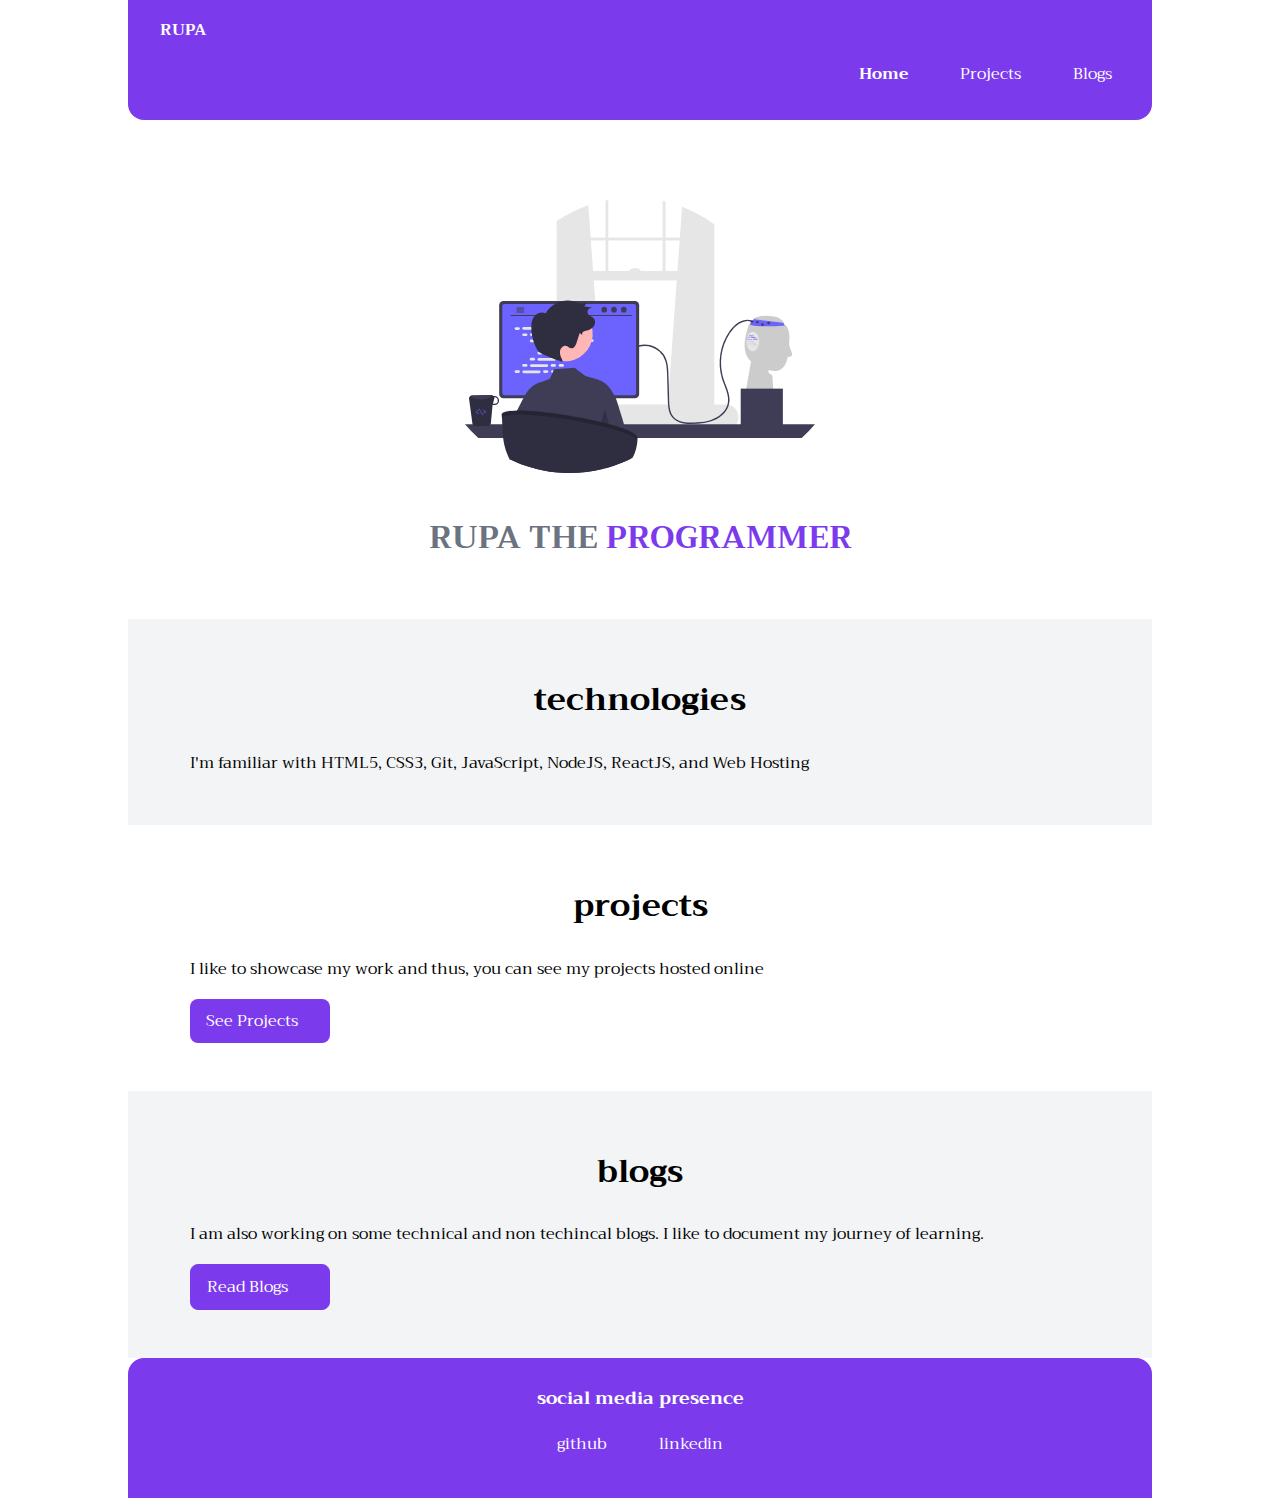
<file: index.html>
<!DOCTYPE html>
<html lang="en">
<head>
    <meta charset="UTF-8">
    <meta http-equiv="X-UA-Compatible" content="IE=edge">
    <meta name="viewport" content="width=device-width, initial-scale=1.0">
    <title>Rupa Barremukala</title>
    <link rel="stylesheet" href="./styles.css">
</head>
<body>
    <nav class="navigation container">
        <div class="nav-brand"><a class="link" href="/">RUPA</a></div>
        <ul class="list-non-bullet nav-pills">
          <li class="list-item-inline">
            <a class="link link-active" href="/">Home</a>
          </li>
          <li class="list-item-inline">
            <a class="link " href="./html/projects.html">Projects</a>
          </li>
          <li class="list-item-inline">
            <a class="link" href="./html/blogs.html">Blogs</a>
          </li>
          
        </ul>
      </nav>
      <header class="hero">
        <img class="hero-img" src="./images/img.svg" />
        <h1 class="hero-heading">
          RUPA THE <span class="heading-inverted"> PROGRAMMER</span>
        </h1>
      </header>
  
      <section class="section ow">
        <div class="container container-center">
          <h1>technologies</h1>
          <p>
            I'm familiar with HTML5, CSS3, Git, JavaScript, NodeJS, ReactJS, and
            Web Hosting
          </p>
        </div>
      </section>
  
      <section class="section">
        <div class="container container-center">
          <h1>projects</h1>
          <p>
            I like to showcase my work and thus, you can see my projects hosted
            online
          </p>
          <a  class="link link-primary" href="../html/projects.html">See Projects</a>
        </div>
      </section>
      <section class="section ow">
        <div class="container container-center">
          <h1>blogs</h1>
          <p>
            I am also working on some technical and non techincal blogs. I like to
            document my journey of learning.
          </p>
          <a class="link link-secondary" href="../html/blogs.html">Read Blogs</a>
        </div>
      </section>
  
      
  
      <footer class="footer" >
        <div class="footer-header">social media presence</div>
        <ul class="social-links list-non-bullet">
            <li class="list-item-inline">
                <a class="link" href="https://github.com/rupa887">
                    github
                </a>
            </li>
            
            <li class="list-item-inline">
                <a class="link" href="https://www.linkedin.com/in/rupa-barremukala-507809252/">
                    linkedin
                </a>
            </li>
            
        </ul>
    </footer>
</body>
</html>
</file>
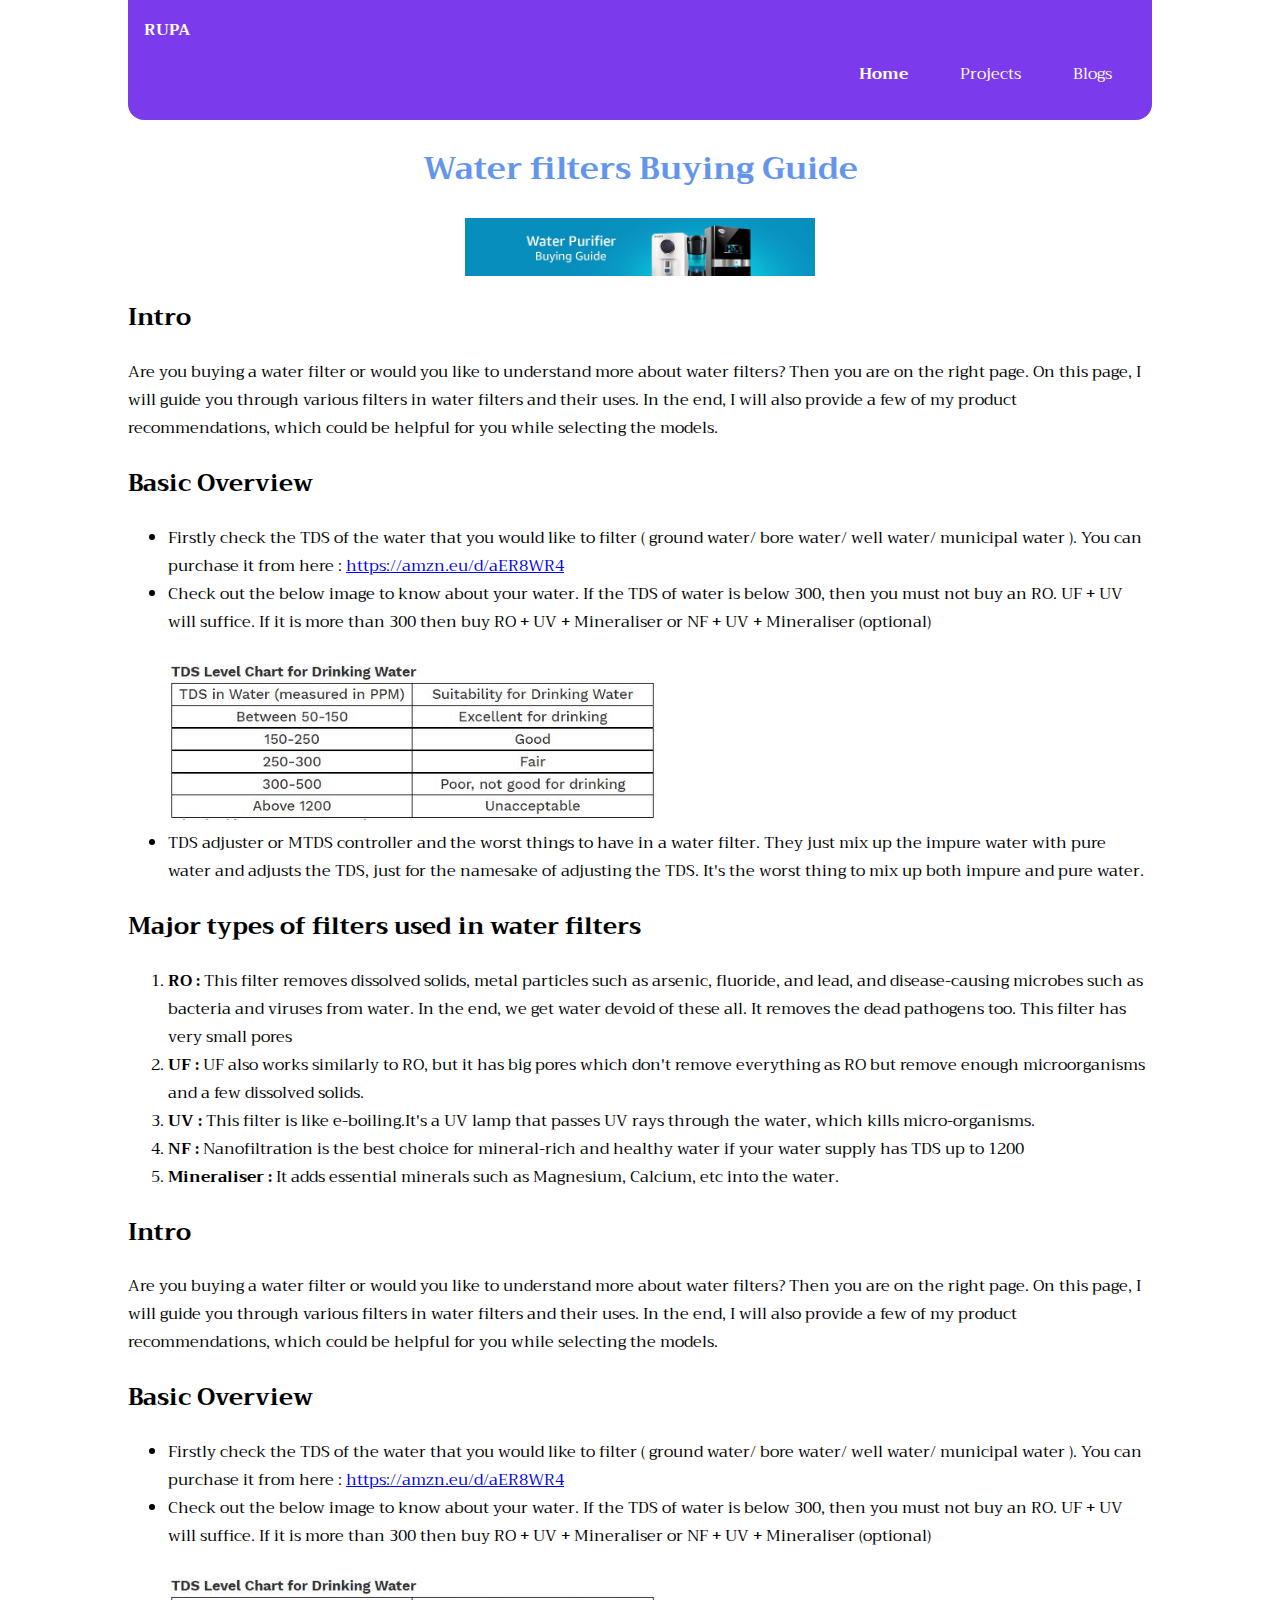
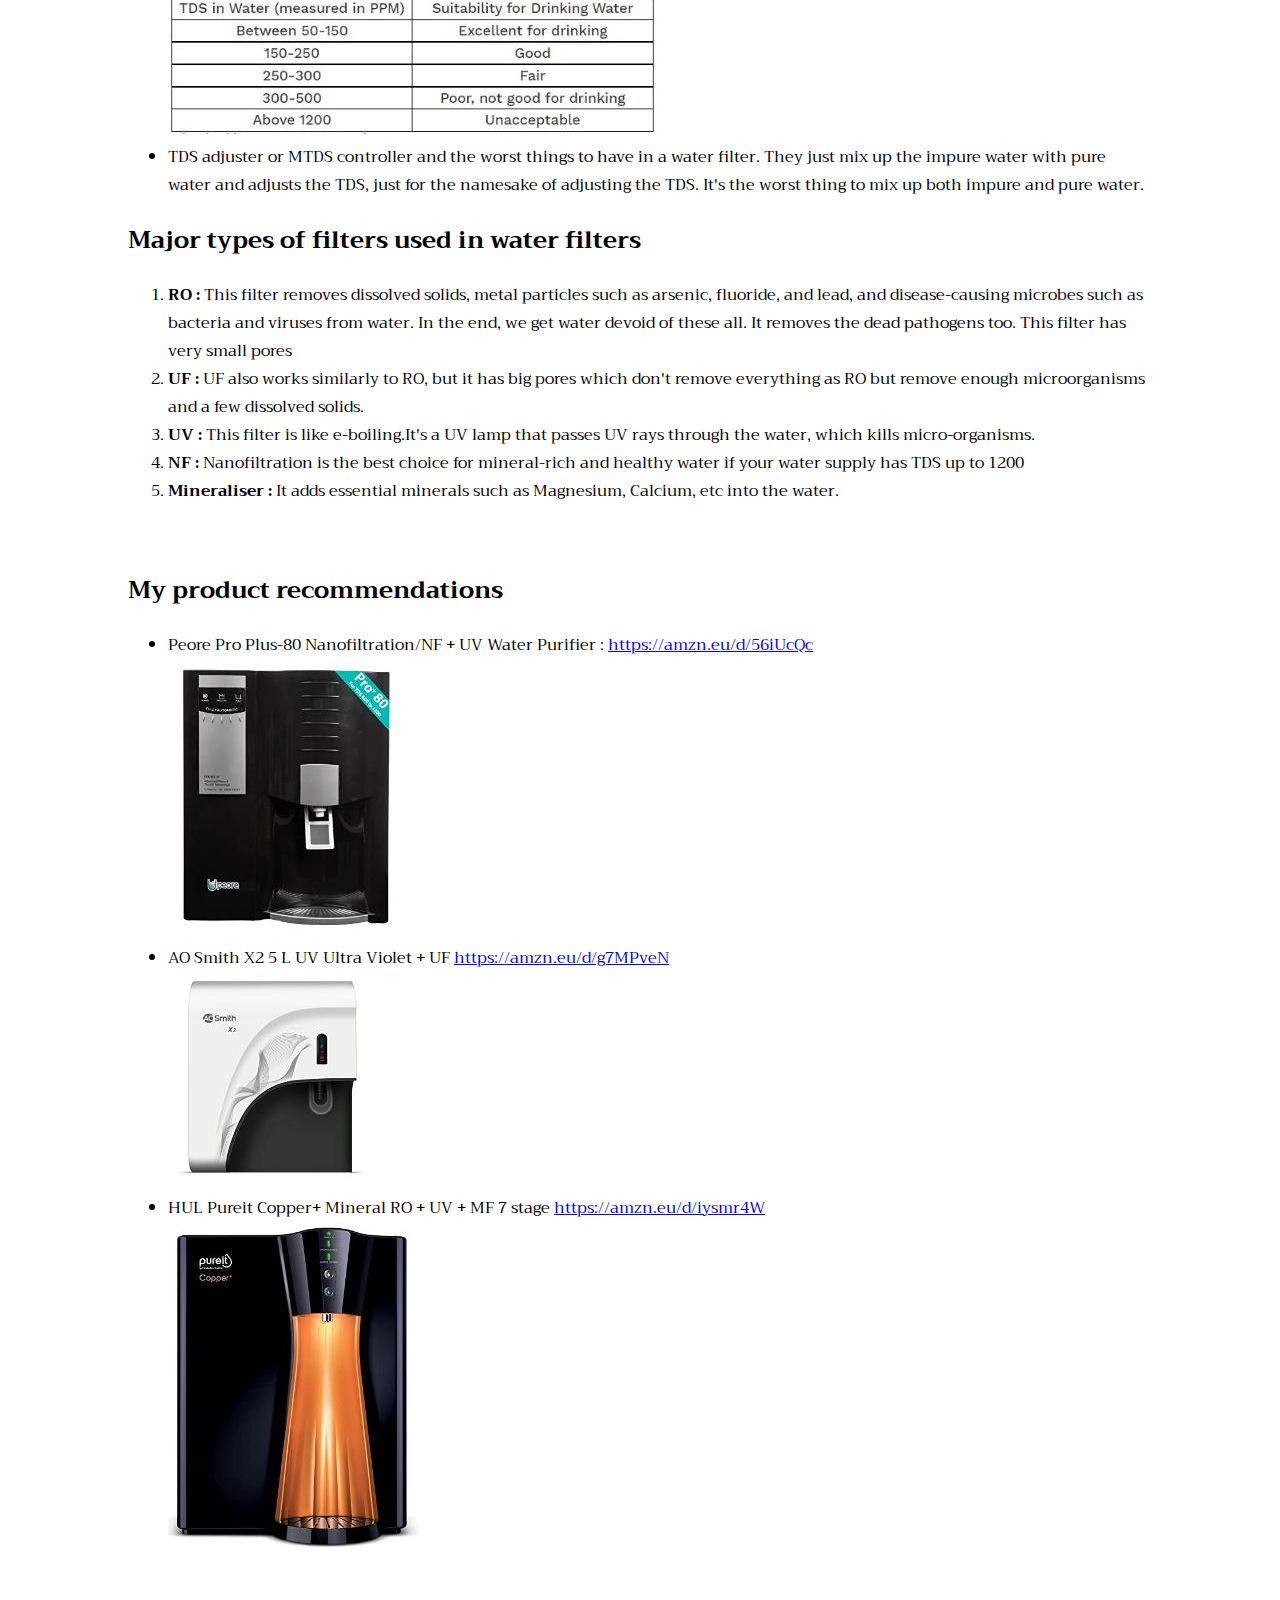
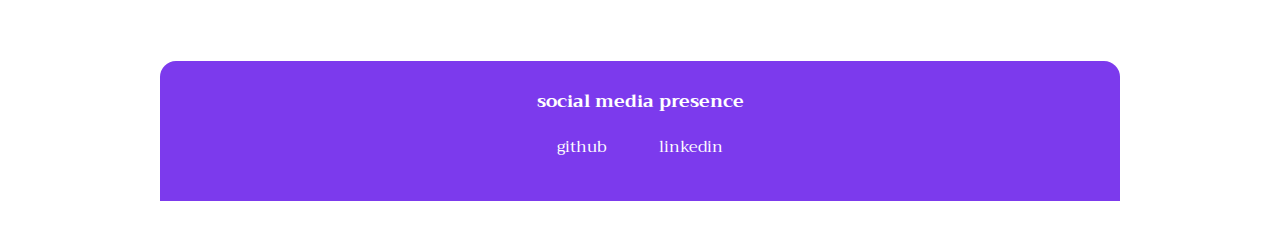
<file: html/blog1.html>
<!DOCTYPE html>
<html lang="en">
<head>
    <meta charset="UTF-8">
    <meta http-equiv="X-UA-Compatible" content="IE=edge">
    <meta name="viewport" content="width=device-width, initial-scale=1.0">
    <title>Blogs | Water filters Buying Guide</title>
</head>
<link rel="stylesheet" href="../styles.css">
<body>
    <nav class="navigation container">
        <div class="nav-brand">  RUPA </a></div>
        <ul class="list-non-bullet nav-pills">
            <li class="list-item-inline">
                <a class="link link-active" href="/">Home</a>
            </li>
            <li class="list-item-inline">
                <a class="link" href="./projects.html">Projects</a>
            </li>
            <li class="list-item-inline">
                <a class="link" href="blogs.html">Blogs</a>
            </li>
        </ul>
    </nav>
    <div class="blogs">


    <h1>Water filters Buying Guide</h1>
    <img class="dargah" src="../images/im1.jpg" alt="water filter buying guide" />
    
</div>
 
   
   <p style="text-align: center; margin: auto;">
        <h2>Intro</h2>
        Are you buying a water filter or would you like to understand more about water filters?
        Then you are on the right page. On this page, I will guide you through various filters in water filters and their uses. In the end, I will also provide a few of my product recommendations, which could be helpful for you while selecting the models.
        <h2>Basic Overview</h2>
         <ul>
            <li>
                Firstly check the TDS of the water that you would like to filter ( ground water/ bore water/ well water/ municipal water ).
                You can purchase it from here :  <a href="https://amzn.eu/d/aER8WR4">https://amzn.eu/d/aER8WR4</a>
            </li>
            <li>
                Check out the below image to know about your water. If the TDS of water is below 300, then you must not buy an RO.
                UF + UV will suffice. If it is more than 300 then buy RO + UV + Mineraliser or NF + UV + Mineraliser (optional) <br/><br/>
                <img src="../images/im2.jpg" alt="various TDS levels" />
            </li>
            <li>
                TDS adjuster or MTDS controller and the worst things to have in a water filter. 
                They just mix up the impure water with pure water and adjusts the TDS, just for the namesake of adjusting the TDS. It's the worst thing to mix up both impure and pure water.
            </li>
        </ul> 
        <h2>Major types of filters used in water filters</h2>
        <ol>
            <li>
                <b>RO : </b>
                This filter removes dissolved solids, metal particles such as arsenic, fluoride, and lead, and disease-causing microbes such as bacteria and viruses from water. In the end, we get water devoid of these all. It removes the dead pathogens too. This filter has very small pores
            </li>
            <li>
                <b>UF : </b>                
                UF also works similarly to RO, but it has big pores which don't remove everything as RO but remove enough microorganisms and a few dissolved solids.
            </li>
            <li>
                <b>UV : </b> 
                This filter is like e-boiling.It's a UV lamp that passes UV rays through the water, which kills micro-organisms.
            </li>
            <li>
                <b>NF : </b> 
                Nanofiltration is the best choice for mineral-rich and healthy water if your water supply has TDS up to 1200
            </li>
            <li>
                <b>Mineraliser : </b> 
                It adds essential minerals such as Magnesium, Calcium, etc into the water.
            </li>                       
        </ol>
    </p>

      <p style="text-align: center; margin: auto;">
        <h2>Intro</h2>
        Are you buying a water filter or would you like to understand more about water filters?
        Then you are on the right page. On this page, I will guide you through various filters in water filters and their uses. In the end, I will also provide a few of my product recommendations, which could be helpful for you while selecting the models.
        <h2>Basic Overview</h2>
         <ul>
            <li>
                Firstly check the TDS of the water that you would like to filter ( ground water/ bore water/ well water/ municipal water ).
                You can purchase it from here :  <a href="https://amzn.eu/d/aER8WR4">https://amzn.eu/d/aER8WR4</a>
            </li>
            <li>
                Check out the below image to know about your water. If the TDS of water is below 300, then you must not buy an RO.
                UF + UV will suffice. If it is more than 300 then buy RO + UV + Mineraliser or NF + UV + Mineraliser (optional) <br/><br/>
                <img src="../images/im2.jpg" alt="various TDS levels" />
            </li>
            <li>
                TDS adjuster or MTDS controller and the worst things to have in a water filter. 
                They just mix up the impure water with pure water and adjusts the TDS, just for the namesake of adjusting the TDS. It's the worst thing to mix up both impure and pure water.
            </li>
        </ul> 
        <h2>Major types of filters used in water filters</h2>
        <ol>
            <li>
                <b>RO : </b>
                This filter removes dissolved solids, metal particles such as arsenic, fluoride, and lead, and disease-causing microbes such as bacteria and viruses from water. In the end, we get water devoid of these all. It removes the dead pathogens too. This filter has very small pores
            </li>
            <li>
                <b>UF : </b>                
                UF also works similarly to RO, but it has big pores which don't remove everything as RO but remove enough microorganisms and a few dissolved solids.
            </li>
            <li>
                <b>UV : </b> 
                This filter is like e-boiling.It's a UV lamp that passes UV rays through the water, which kills micro-organisms.
            </li>
            <li>
                <b>NF : </b> 
                Nanofiltration is the best choice for mineral-rich and healthy water if your water supply has TDS up to 1200
            </li>
            <li>
                <b>Mineraliser : </b> 
                It adds essential minerals such as Magnesium, Calcium, etc into the water.
            </li>                       
        </ol>
        <br/>
        <h2>My product recommendations</h2>
        <ul>
            <li>
                Peore Pro Plus-80 Nanofiltration/NF + UV Water Purifier : 
                <a href="https://amzn.eu/d/56iUcQc">https://amzn.eu/d/56iUcQc</a> <br/>
                <img src="../images/filter1.jpg" alt="nf+uv filter"/>
            </li>
            <li>
                AO Smith X2 5 L UV Ultra Violet + UF 
                <a href="https://amzn.eu/d/g7MPveN">https://amzn.eu/d/g7MPveN</a> <br/>
                <img src="../images/filter2.jpg" alt="uv+uv filter"/>
            </li> 
            <li>
                HUL Pureit Copper+ Mineral RO + UV + MF 7 stage
               <a href="https://amzn.eu/d/iysmr4W">https://amzn.eu/d/iysmr4W</a> <br/>
               <img src="../images/filter3.jpg" alt="ro+uv+mf filter"/>
           </li>   
                                               
        </ul>
    </p>
        <header class="hero">
            <footer class="footer">
                <div class="footer-header">social media presence</div>
                <ul class="social-links list-non-bullet">
                    <li class="list-item-inline">
                        <a class="link" href="https://github.com/rupa887">
                            github
                        </a>
                    </li>
                    
                    <li class="list-item-inline">
                        <a class="link" href="https://www.linkedin.com/in/rupa-barremukala-507809252/">
                            linkedin
                        </a>
                    </li>
                    
                </ul>
            </footer>
    </body>
</html>
</file>
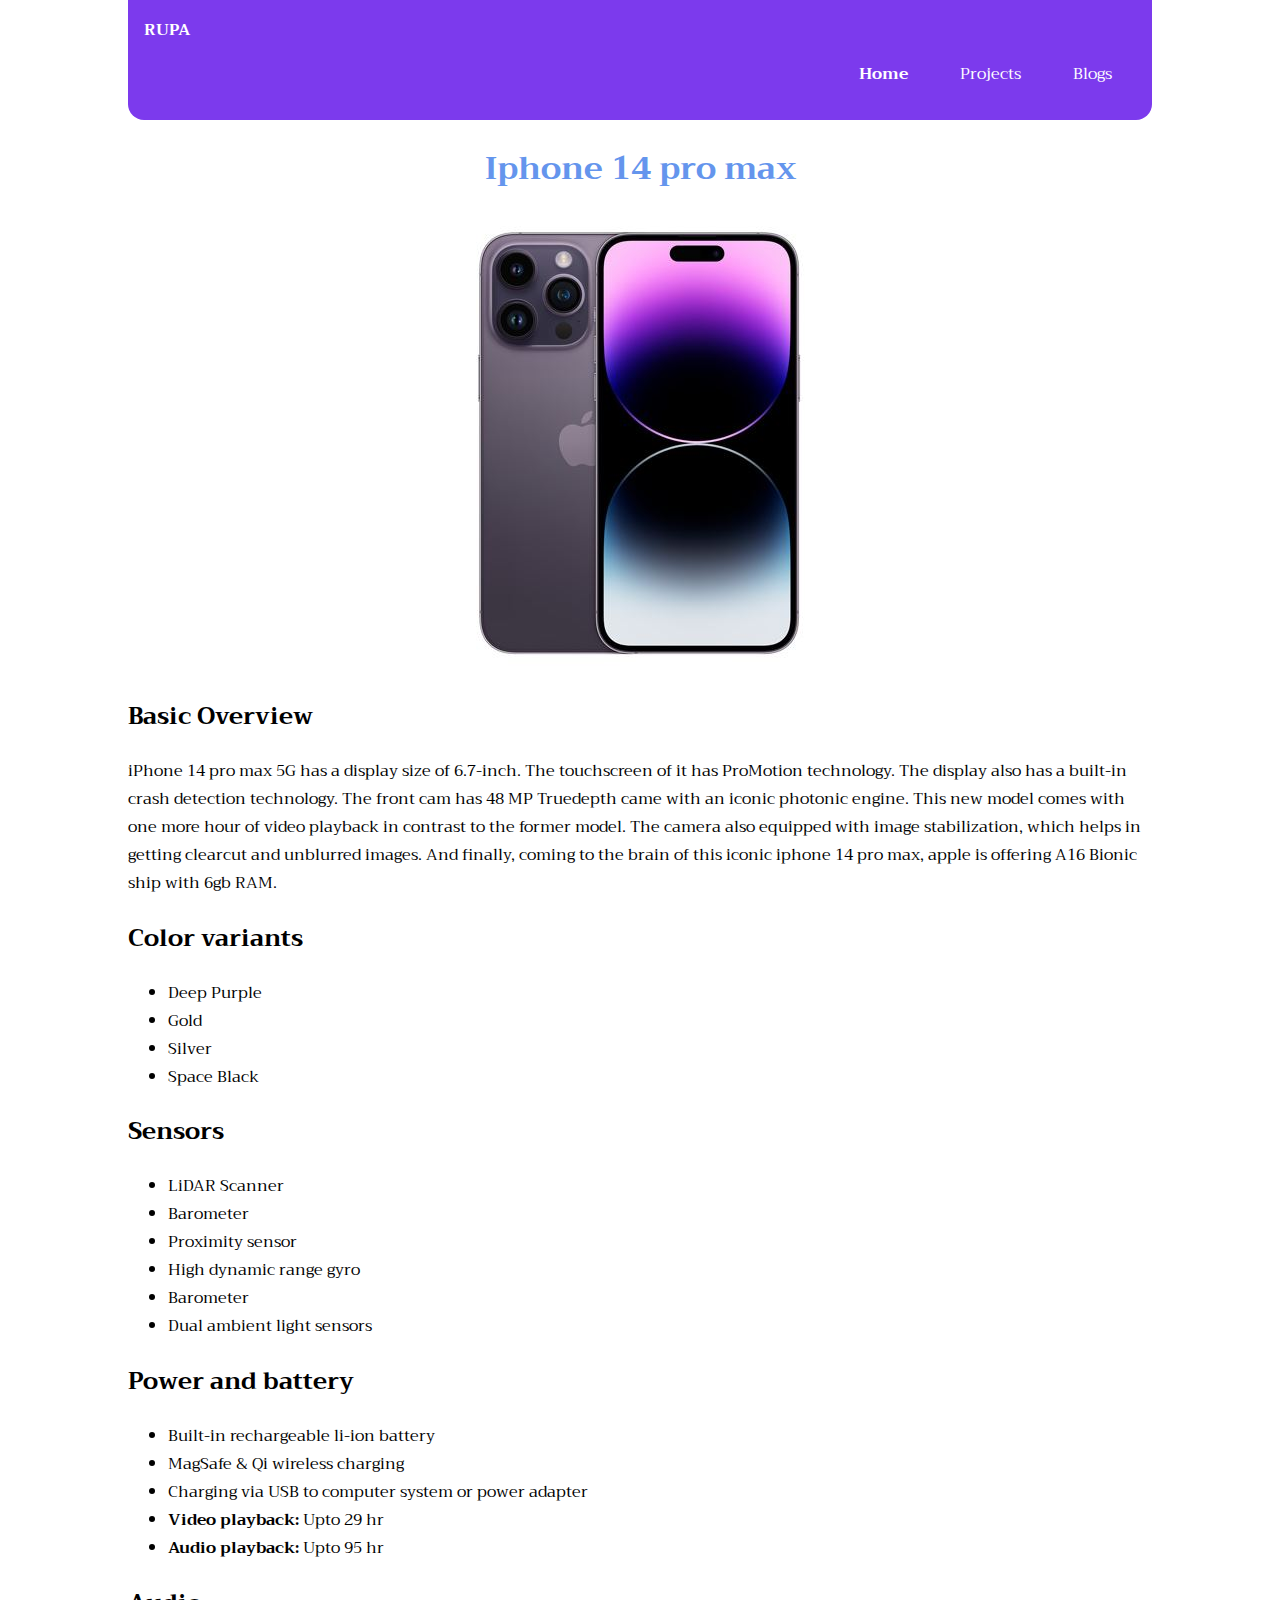
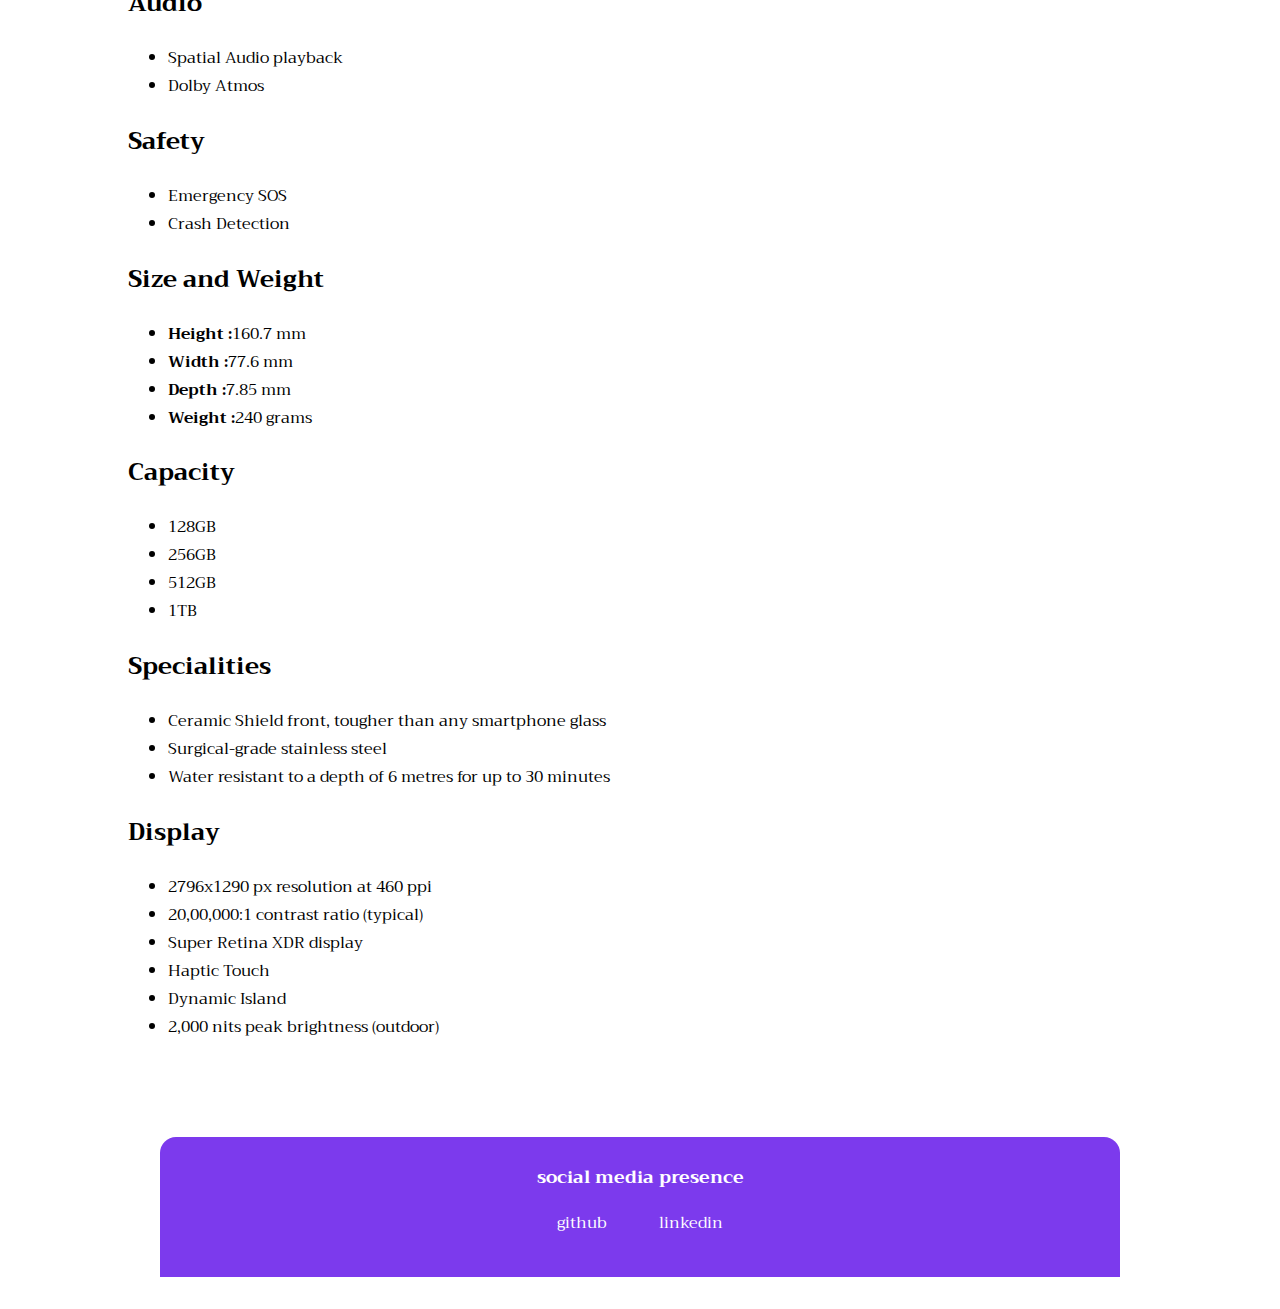
<file: html/blog2.html>
<!DOCTYPE html>
<html lang="en">
<head>
    <meta charset="UTF-8">
    <meta http-equiv="X-UA-Compatible" content="IE=edge">
    <meta name="viewport" content="width=device-width, initial-scale=1.0">
    <title>Blogs | Water filters Buying Guide</title>
</head>
<link rel="stylesheet" href="../styles.css">
<body>
    <nav class="navigation container">
        <div class="nav-brand">RUPA</div>
        <ul class="list-non-bullet nav-pills">
            <li class="list-item-inline">
                <a class="link link-active" href="/">Home</a>
            </li>
            <li class="list-item-inline">
                <a class="link" href="./projects.html">Projects</a>
            </li>
            <li class="list-item-inline">
                <a class="link" href="blogs.html">Blogs</a>
            </li>
        </ul>
    </nav>
    <div class="blogs">


    <h1>Iphone 14 pro max</h1>
    <img src="../images/iphone-14-pro-max.jpg" alt="iphone 14 pro max" />
    
</div>
 
   
   <p style="text-align: center; margin: auto;">

        <h2>Basic Overview</h2>
             iPhone 14 pro max 5G has a display size of 6.7-inch. The touchscreen of it has ProMotion technology.
             The display also has a built-in crash detection technology. The front cam has 48 MP Truedepth came with an 
             iconic photonic engine. This new model comes with one more hour of video playback in contrast to the former model.
             The camera also equipped with image stabilization, which helps in getting clearcut and unblurred images.
             And finally, coming to the brain of this iconic iphone 14 pro max, apple is offering A16 Bionic ship with 6gb RAM.
        <h2>Color variants</h2>
            <ul>
                <li>Deep Purple</li>
                <li>Gold</li>
                <li>Silver</li>
                <li>Space Black</li>
            </ul>
        <h2>Sensors</h2>   
         <ul>
            <li>LiDAR Scanner</li>
            <li>Barometer</li>
            <li>Proximity sensor</li>
            <li>High dynamic range gyro</li>
            <li>Barometer</li>
            <li>Dual ambient light sensors</li>
        </ul> 
        <h2>Power and battery</h2>   
         <ul>
            <li>Built-in rechargeable li-ion battery</li>
            <li>MagSafe & Qi wireless charging</li>
            <li>Charging via USB to computer system or power adapter</li>
            <li> <b>Video playback:</b> Upto 29 hr</li>
            <li> <b>Audio playback:</b> Upto 95 hr</li>
        </ul> 
        <h2>Audio</h2>   
         <ul>
            <li>Spatial Audio playback</li>
            <li>Dolby Atmos</li>
        </ul> 
        <h2>Safety</h2>   
         <ul>
            <li>Emergency SOS</li>
            <li>Crash Detection</li>
        </ul>                         
        <h2>Size and Weight</h2>   
         <ul>
            <li> <b>Height :</b>160.7 mm </li>
            <li> <b>Width  :</b>77.6 mm </li>
            <li> <b>Depth  :</b>7.85 mm</li>
            <li> <b>Weight :</b>240 grams</li>
        </ul>                         
        <h2>Capacity</h2>   
         <ul>
            <li>128GB</li>
            <li>256GB</li>
            <li>512GB</li>
            <li>1TB</li>
        </ul>                         
        <h2>Specialities</h2>   
         <ul>
            <li>Ceramic Shield front, tougher than any smartphone glass</li>
            <li>Surgical-grade stainless steel</li>
            <li>Water resistant to a depth of 6 metres for up to 30 minutes</li>
        </ul>    
        <h2>Display</h2>   
         <ul>
            <li>2796x1290 px resolution at 460 ppi</li>
            <li>20,00,000:1 contrast ratio (typical)</li>
            <li>Super Retina XDR display</li>
            <li>Haptic Touch</li>
            <li>Dynamic Island</li>
            <li>2,000 nits peak brightness (outdoor)</li>                        
        </ul>    
    </p>
        <header class="hero">
            <footer class="footer">
                <div class="footer-header">social media presence</div>
                <ul class="social-links list-non-bullet">
                    <li class="list-item-inline">
                        <a class="link" href="https://github.com/rupa887">
                            github
                        </a>
                    </li>
                    
                    <li class="list-item-inline">
                        <a class="link" href="https://www.linkedin.com/in/rupa-barremukala-507809252/">
                            linkedin
                        </a>
                    </li>
                    
                </ul>
            </footer>
    </body>
</html>
</file>
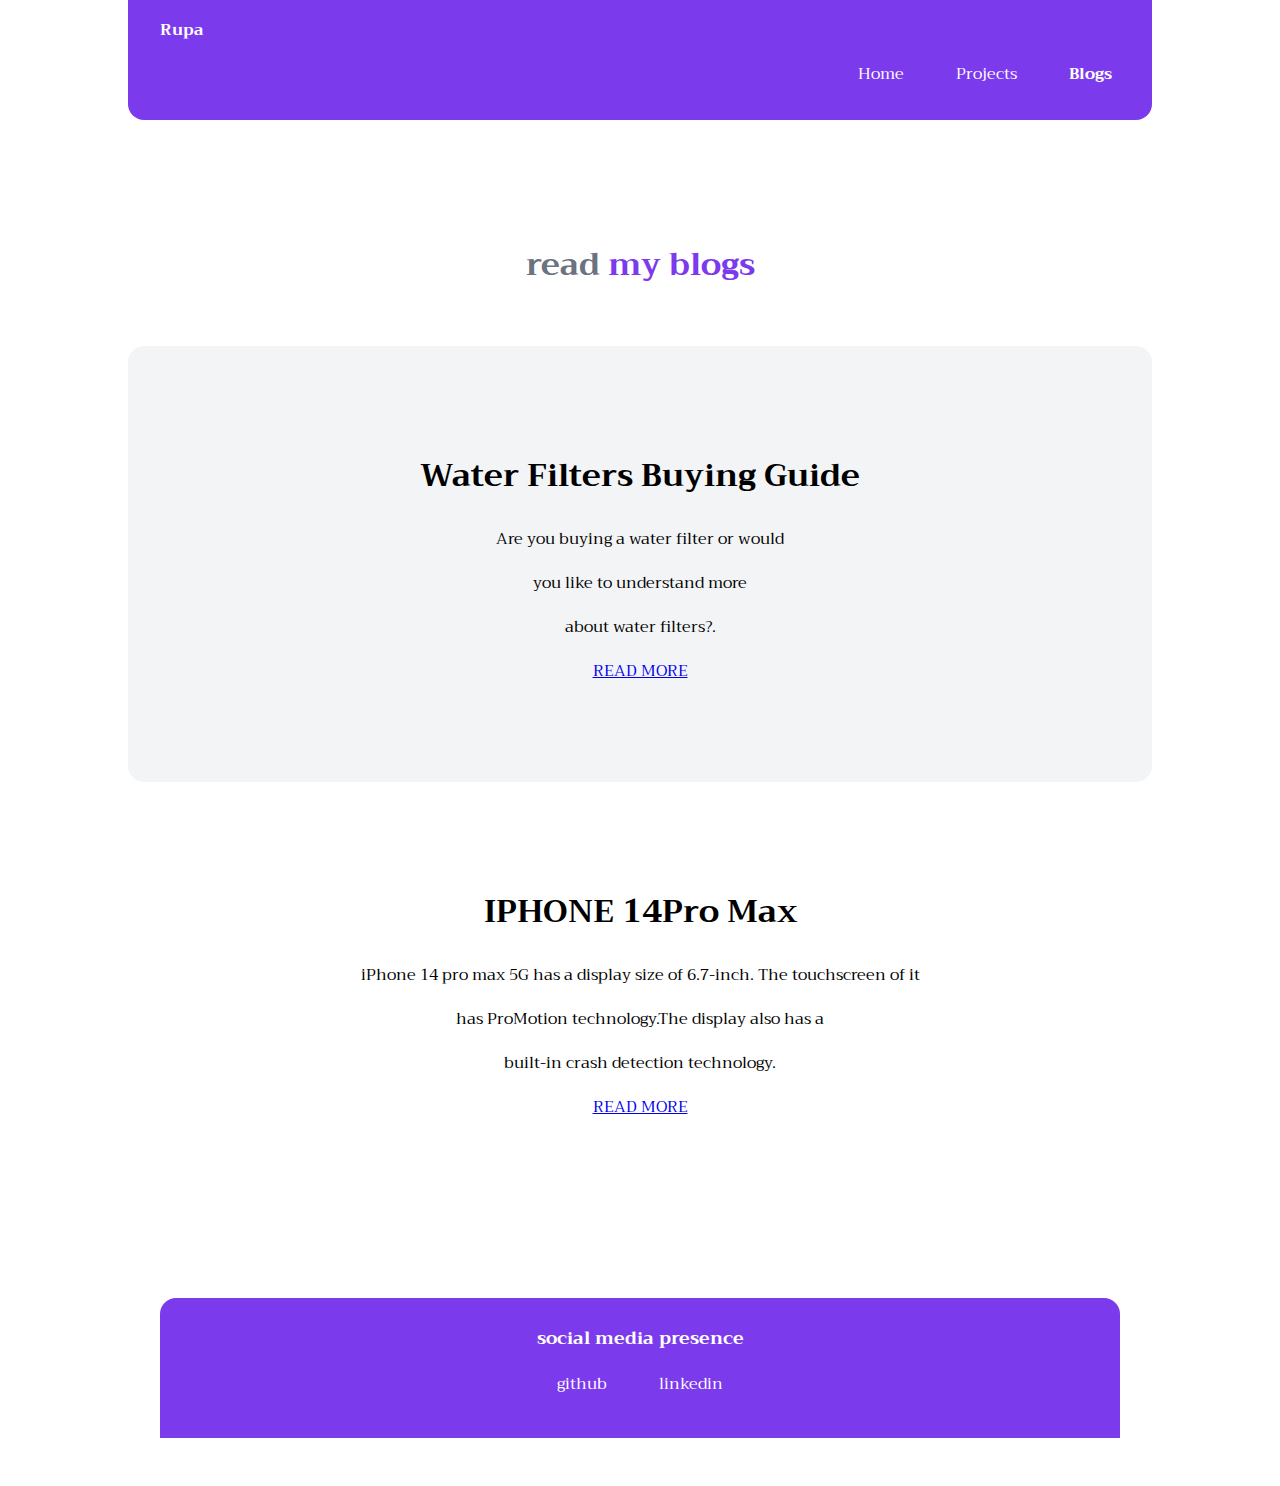
<file: html/blogs.html>
<!DOCTYPE html>
<html lang="en">
<head>
    <meta charset="UTF-8">
    <meta http-equiv="X-UA-Compatible" content="IE=edge">
    <meta name="viewport" content="width=device-width, initial-scale=1.0">
    <title>Blogs| Gowtham Nallamala</title>
    <link href="../styles.css" rel="stylesheet" />

</head>
<body>
    <nav class="navigation container">
        <div class="nav-brand"><a class="link" href="/">Rupa</a></div>
       
    
        
        <ul class="list-non-bullet nav-pills">
            <li class="list-item-inline">
                <a class= "link"href ="/">Home</a>
            </li>
            <li class="list-item-inline">
                <a class="link" href="Projects.html">Projects</a>
            </li>
            <li class="list-item-inline">
                <a class="link link-active" href="blogs.html">Blogs</a>
            </li>
        </ul>
    </nav>

    <header class="hero">        
        <h1 class="hero-heading">  read <span class="heading-inverted"> my blogs</span></h1>
    </header>            
    
        <div class="blog">
            <h1 >Water Filters Buying Guide</h1>
            
            <p class="para"> 
                Are you buying a water filter or would 
                </p>
                <p class="para">
                    you like to understand more
                </p>
                <p class="para">
                    about water filters?.
                </p>
            <p align="center">
                <a class="Readmore" href="blog1.html"> READ MORE</a>
            </p>
        </div>
            <div class="blog1">
             <h1>IPHONE 14Pro Max</h1>
              <p class="para">
                iPhone 14 pro max 5G has a display size of 6.7-inch. The touchscreen of it 

           </p>
           <p class="para">
            has ProMotion technology.The display also has a
           </p>
           <p class="para">  built-in crash detection technology. </p>
           <p align="center"> 
           <a class="Readmore" href="../html/blog2.html">READ MORE</a>
            
                </p>
           </div>
         

        
             
        <header class="hero">
        
        <footer class="footer" >
            <div class="footer-header">social media presence</div>
            <ul class="social-links list-non-bullet">
                <li class="list-item-inline">
                    <a class="link" href="https://github.com/rupa887">
                        github
                    </a>
                </li>
              
                <li class="list-item-inline">
                    <a class="link" href="https://www.linkedin.com/in/rupa-barremukala-507809252/">
                        linkedin
                    </a>
                </li>
                
            </ul>
        </footer>
    </p>
    
    
</body>
</html>
</file>
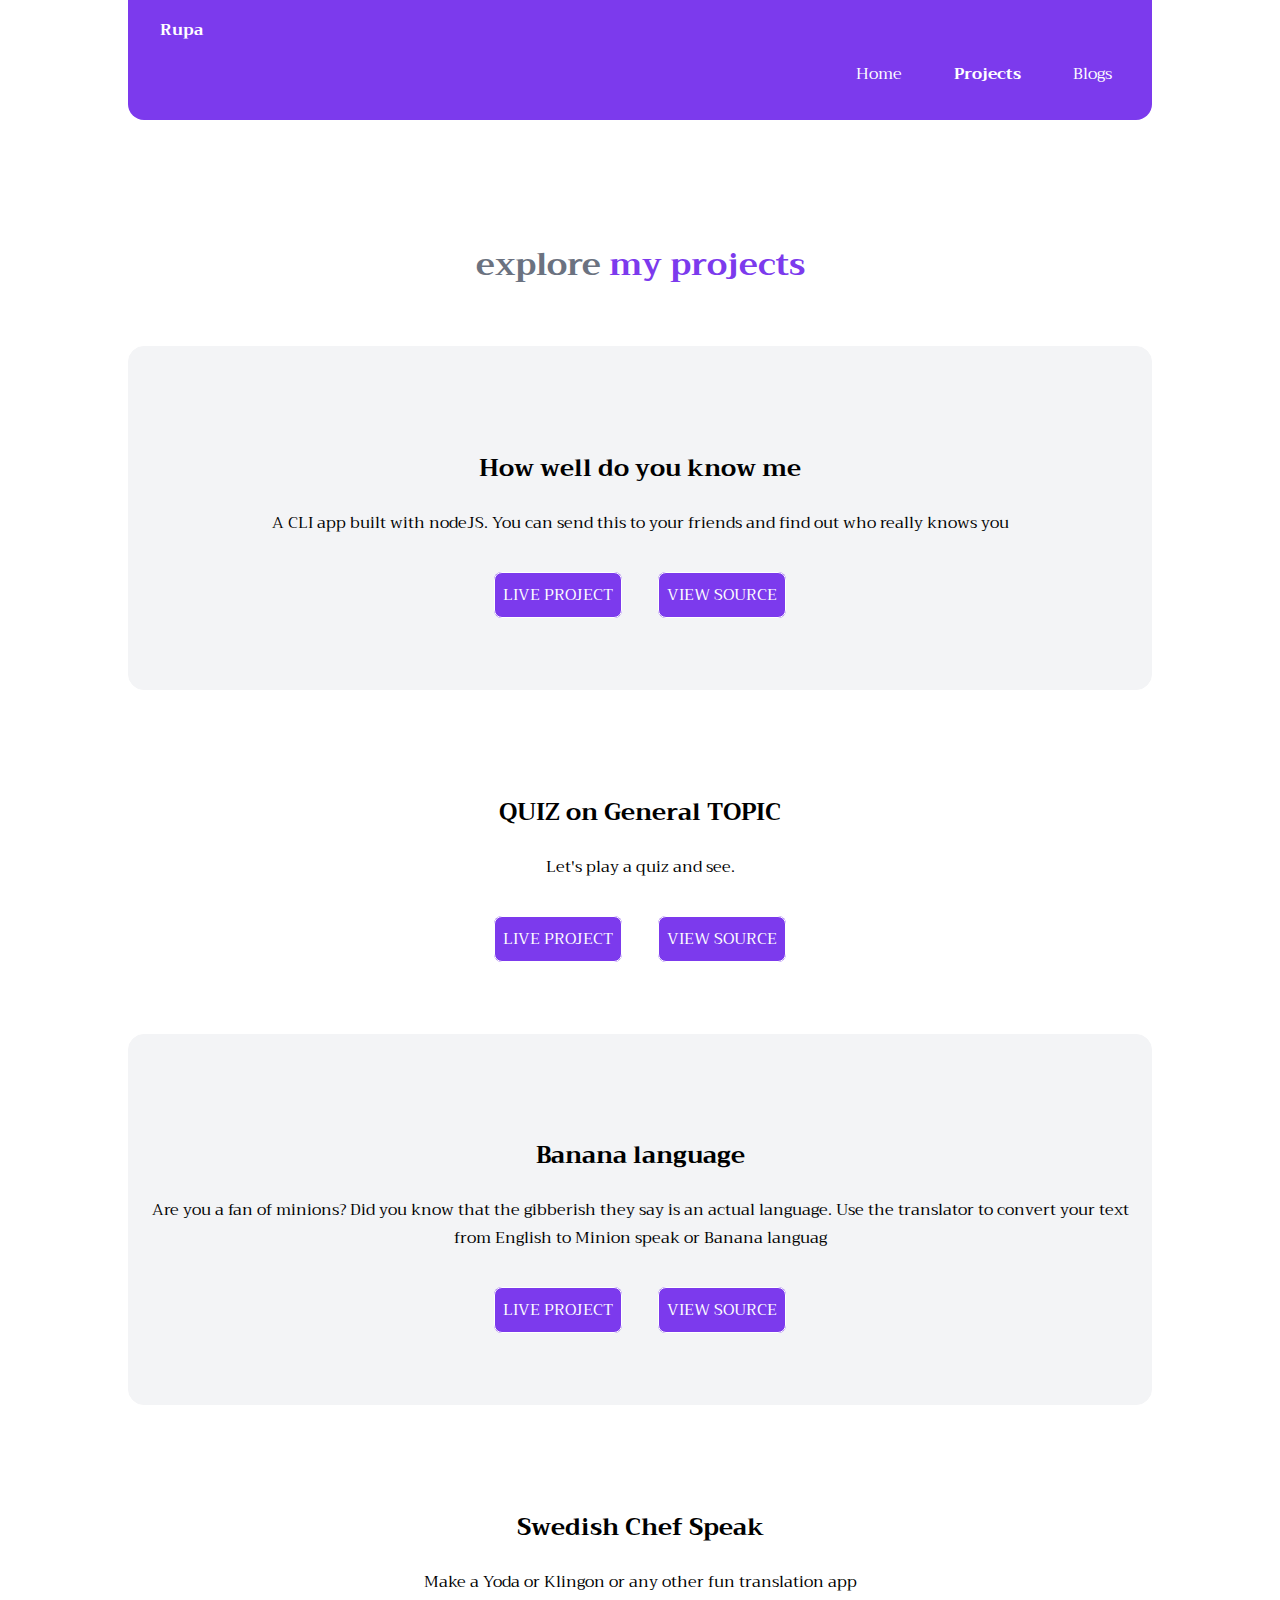
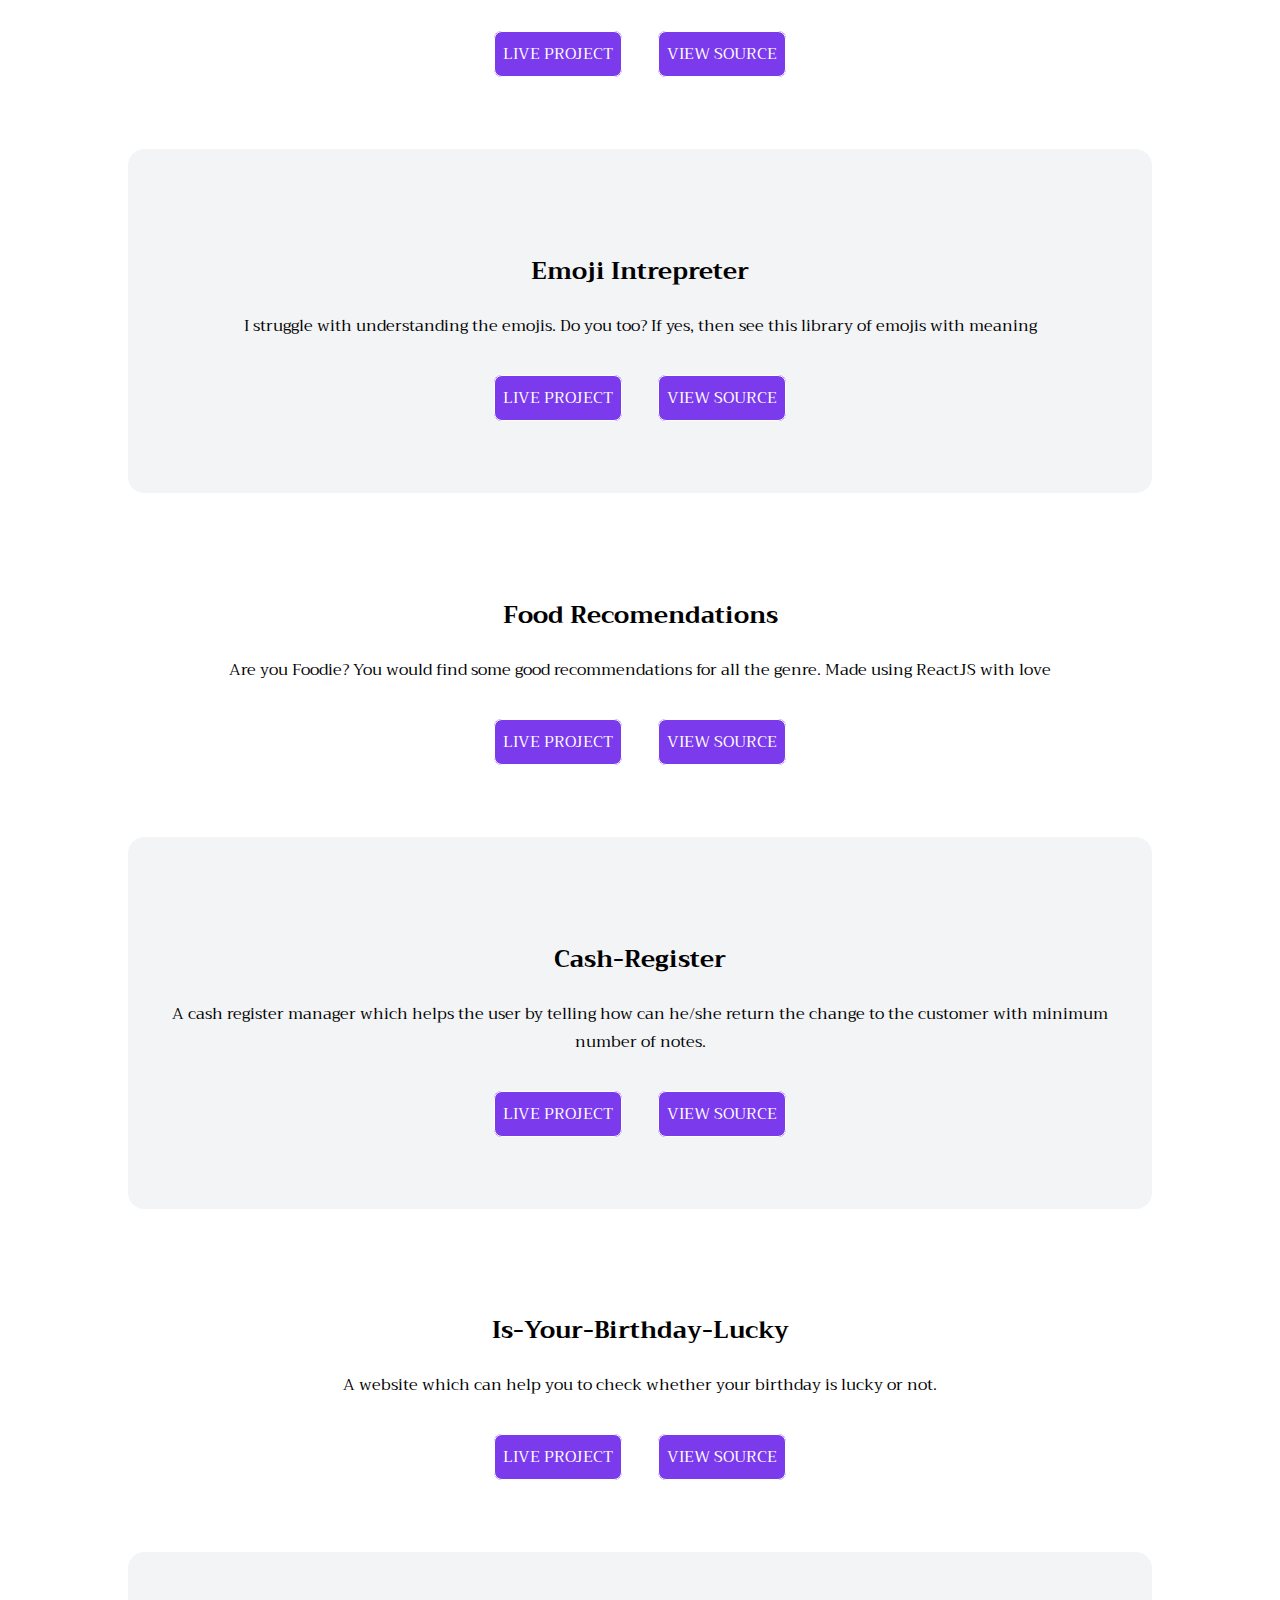
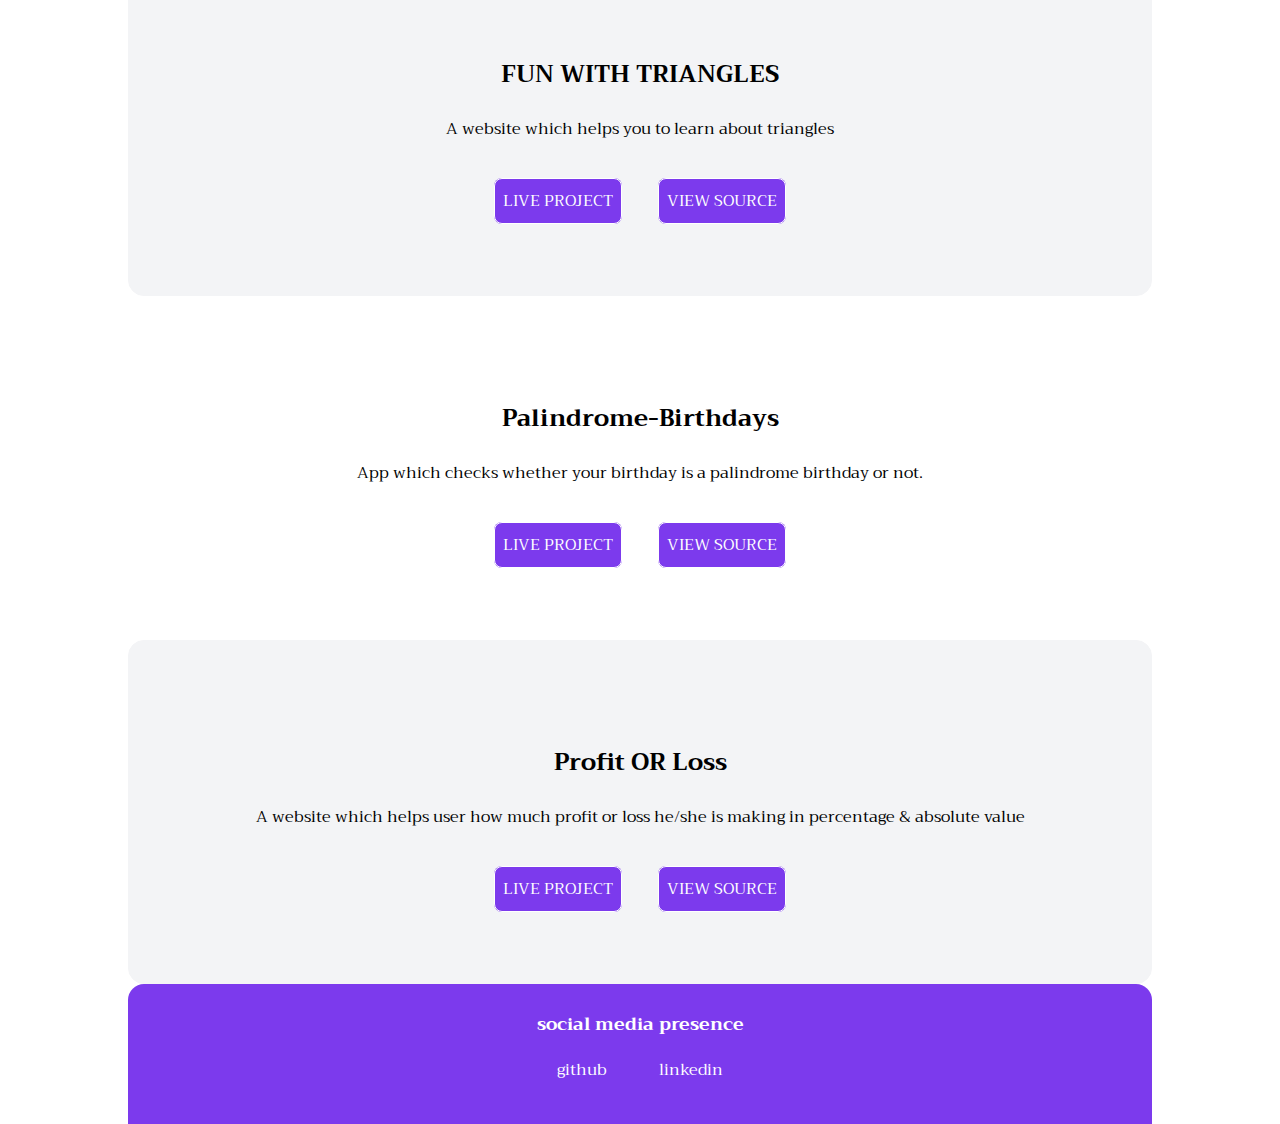
<file: html/projects.html>
<!DOCTYPE html>
<html lang="en">
<head>
    <meta charset="UTF-8">
    <meta http-equiv="X-UA-Compatible" content="IE=edge">
    <meta name="viewport" content="width=device-width, initial-scale=1.0">
    <title>Projects | Rupa Barremukala</title>
    <link rel="stylesheet" href="../styles.css">
</head>
<body>
    <nav class="navigation container">
        <div class="nav-brand"><a class="link" href="/">Rupa</a></div>
        <ul class="list-non-bullet nav-pills">
          <li class="list-item-inline">
            <a class="link" href="/">Home</a>
          </li>
          <li class="list-item-inline">
            <a class="link  link-active" href="projects.html">Projects</a>
          </li>
          <li class="list-item-inline">
            <a class="link" href="blogs.html">Blogs</a>
          </li>

          
        </ul>
      </nav>


      <header class="hero">        
        <h1 class="hero-heading">  explore <span class="heading-inverted"> my projects</span></h1>
    </header>   

      <div class="project">
    
    
        <h2>How well do you know me</h2>
        <p>A CLI app built with nodeJS. You can send this to your friends and find out who really knows you</p>
        <br>
        <div class="code">
         <a class="source" href="https://replit.com/@rupa887/how-well-do-u-know-me?embed=1&output=1"  >LIVE PROJECT</a>
        </div>
        
        <div class="code" >
            <a class="source" href="https://github.com/rupa887/how-well-do-u-know-me"  > VIEW SOURCE</a>
        </div>
    </div>
    <div class="project1">
        <h2>QUIZ on General TOPIC</h2>
        <p> Let's play a quiz and see.</p>
        <br>
        <div class="code">
            <a class="source" href="https://replit.com/@rupa887/Quiz?embed=1&output=1"  >LIVE PROJECT</a>
        </div>
        <div class="code">
            <a class="source" href="https://github.com/rupa887/Quiz"  > VIEW SOURCE</a>
        </div>
    </div>

    <div class="project">
      <h2> Banana language</h2>
      <p> Are you a fan of minions? Did you know that the gibberish they say is an actual language. Use the translator to convert your text from English to Minion speak or Banana languag</p>
      <br>
      <div class="code">
         <a class="source" href="https://banana-talk-rouge.vercel.app/">LIVE PROJECT</a>
       </div>
       <div class="code">
       <a class="source" href="https://github.com/rupa887/banana-Talk"> VIEW SOURCE</a>
       </div>

    </div>
    <div class="project1">
      <h2> Swedish Chef Speak</h2>
      <p> Make a Yoda or Klingon or any other fun translation app</p>
      <br>
      <div class="code">
        <a class="source" href="https://swedish-chef-speak.vercel.app/">LIVE PROJECT</a>
      </div>
      <div class="code">
        <a class="source" href="https://github.com/rupa887/swedish-chef-speak">VIEW SOURCE </a>
      </div>

    </div>
    <div class="project">
      <h2>Emoji Intrepreter</h2>
      
    <p>I struggle with understanding the emojis. Do you too? If yes, then see this library of emojis with meaning</p>
    <br>    
    <div class="code">
        <a class="source" href="https://csb-eev5n.vercel.app/">LIVE PROJECT</a>
      </div>
      <div class="code">
        <a class="source" href="https://github.com/rupa887/EmojiIntrepreter"> VIEW SOURCE</a>
      </div>

    </div>
    <div class="project1">
      <h2> Food Recomendations </h2>
      <p>Are you Foodie? You would find some good recommendations for all the genre. Made using ReactJS with love</p>
      <br>
      <div class="code">
        <a class="source" href="https://csb-8ok81k.netlify.app/">LIVE PROJECT</a>
      </div>
      <div class="code">
        <a class="source" href="https://github.com/rupa887/foodies">VIEW SOURCE</a>
      </div>
    </div>
    <div class="project">
      <h2>Cash-Register</h2>
      <p>A cash register manager which helps the user by telling how can he/she return the change to the customer with minimum number of notes.</p>
      <br>
      <div class="code">
        <a class="source" href="
        https://task-10-mu.vercel.app/"> LIVE PROJECT</a>
      </div>
      <div class="code">
        <a class="source" href="https://github.com/rupa887/task-10">VIEW SOURCE</a>
      </div>

    </div>
    <div class="project1">
      <h2> Is-Your-Birthday-Lucky</h2>
      <p>A website which can help you to check whether your birthday is lucky or not.</p>
      <br>   
      <div class="code">
        <a class="source" href="
        https://task-11-seven.vercel.app/
        ">LIVE PROJECT</a>
      </div>
      <div class="code">
        <a class="source" href="https://github.com/rupa887/task-11">VIEW SOURCE</a>

      </div>
    </div>
    <div class="project">
      <h2>FUN WITH TRIANGLES</h2>
      <p>A website which helps you to learn about triangles</p>
      <br>
       <div class="code">
         <a class="source" href=" https://fun-with-triangles-app-nu.vercel.app/">LIVE PROJECT</a>

       </div>
       <div class="code">
         <a class="source" href="https://github.com/rupa887/fun-with-triangles-app">VIEW SOURCE</a>

       </div>
    </div>
    <div class="project1">
      <h2>Palindrome-Birthdays</h2>
      <p>App which checks whether your birthday is a palindrome birthday or not.</p>
      <br>
      <div class="code">
        <a class="source" href="https://task-13-c9y5.vercel.app/">LIVE PROJECT</a>
      </div>   
      <div class="code">
        <a class="source" href="https://github.com/rupa887/Task-13">VIEW SOURCE</a>
      </div>
    </div>
    <div class="project">
      <h2>Profit OR Loss</h2>
      
      <p>A website which helps user how much profit or loss he/she is making in percentage & absolute value</p>
      <br>
      <div class="code">
        <a class="source" href="https://task-14-jade.vercel.app/">LIVE PROJECT</a>
      </div>
      <div class="code">
        <a class="source" href="https://github.com/rupa887/task-14">VIEW SOURCE</a>

      </div>
    </div>

    <footer class="footer" >
      <div class="footer-header">social media presence</div>
      <ul class="social-links list-non-bullet">
          <li class="list-item-inline">
              <a class="link" href="https://github.com/rupa887">
                  github
              </a>
          </li>
          
          <li class="list-item-inline">
              <a class="link" href="https://www.linkedin.com/in/rupa-barremukala-507809252/">
                  linkedin
              </a>
          </li>
          
      </ul>
  </footer>
</body>
</html>
</file>
<file: styles.css>
@import url(https://fonts.googleapis.com/css?family=Trirong);

:root {
    --primary-color: #7C3AED;
    --off-white: #F3F4F6;
    --dark-gray: #6B7280;
}

body {
    font-family: "Trirong", serif;
    margin: 0px auto;
    max-width: 80%;
    width: 100%;
}

hr {
    margin: 2rem 0rem;
}



.margin-md {
    margin: 2rem;
}


.container {
    padding: 0rem 1rem;
}

.container-center {
    max-width: 900px;
    width: 100%;
    margin: auto;
}
  


.link {
    box-sizing: border-box;
    text-decoration: none;
    padding: 0.5rem 1rem;
}

.link-primary {
    background-color: var(--primary-color);
    border-radius: 0.5rem;
    color: white;
  display: block;
    max-width: 140px;
    margin: 1rem 0rem   ;
}

.link-secondary {
    color: white;
    border-radius: 0.5rem;
    border: 1px solid var(--primary-color);
    display: block;
    max-width: 140px;
    margin: 1rem 1rem 1rem 0rem;
    background-color: #7C3AED;
}




.list-item-inline {
    display:inline ;
    padding: 0rem 0.5rem;
}



.navigation {
    background-color: var(--primary-color);
    color: white;
    padding: 1rem;
    border-bottom-left-radius: 1rem;
    border-bottom-right-radius: 1rem;
    
}

.navigation .nav-brand {
    font-weight: bold;
}

.navigation .nav-pills {
    text-align: right;
}

.navigation .link {
    color: white;
}

.navigation .link-active {
    font-weight: bold;
}



.hero {
    padding: 2rem;
    padding-top: 5rem;

}

.hero .hero-img {
    max-width: 80%;
    width: 350px;
    display: block;
    margin: auto;
}

.hero .hero-heading {
    text-align: center;
    padding-top: 1rem;
    color: var(--dark-gray);
}

.hero .hero-heading .heading-inverted {
    color: var(--primary-color);
}



.section {
    padding: 2rem;
}

.section h1 {
    text-align: center;

}

.ow {
    background-color: var(--off-white);
}



.footer {
    background-color:var(--primary-color);
    padding: 1.5rem ;
    text-align: center;
    color: white;
    border-top-right-radius: 1rem;
    border-top-left-radius: 1rem;

}

.footer .link {
    color:white;
}

.footer .footer-header {
    font-weight: bold;
    font-size: large;
}

.footer ul {
    padding-inline-start: 0px;
}


.showcase-list {
    padding: 2rem;
}


.showcase-blog {
    padding-bottom: 6rem;
    
}
.blogs{
    color: cornflowerblue;
    text-align: center;

}
.iphone{
    color: black;
    text-align: center;
}
.mobile{
    max-width: 15%;
    width: 350px;
    display: block;
    margin: auto;
    text-align: center;
}
.summary{
    color: #7C3AED;
}
.screen{
    padding: 2rem;
    text-align-last: center;
}
.features{
    color: #7C3AED ;
}
.readmore{
    color: white;
    border: 1px solid;
    display: block;
    max-width: 140px;
    background-color:#7C3AED ;
    border-radius: 0.5rem;
    text-decoration: none;

    
}
.project, .blog{
    text-align: center;
    border: 1px solid;
    border-radius: 1rem;
    background-color: #f3f4f6;
    padding: 5rem 1rem;
    border-color: var(--off-white);


}
.code{
   text-align: center;
   display: inline; 
   padding: 1rem;
}
.source{
    text-decoration: none;
    padding: 0.5rem;
     border: 1px solid;
     background-color: #7C3AED;
     color: white;
     border-radius: 0.5rem;
}
.project1, .blog1{
    text-align: center;
    border: 1px solid;
    border-radius: 1rem;
    padding:5rem 1rem;
    border-color: white;
    
    
}
.dargah{
    max-width: 80%;
    width: 350px;
    display: block;
    margin: auto;

}
</file>
